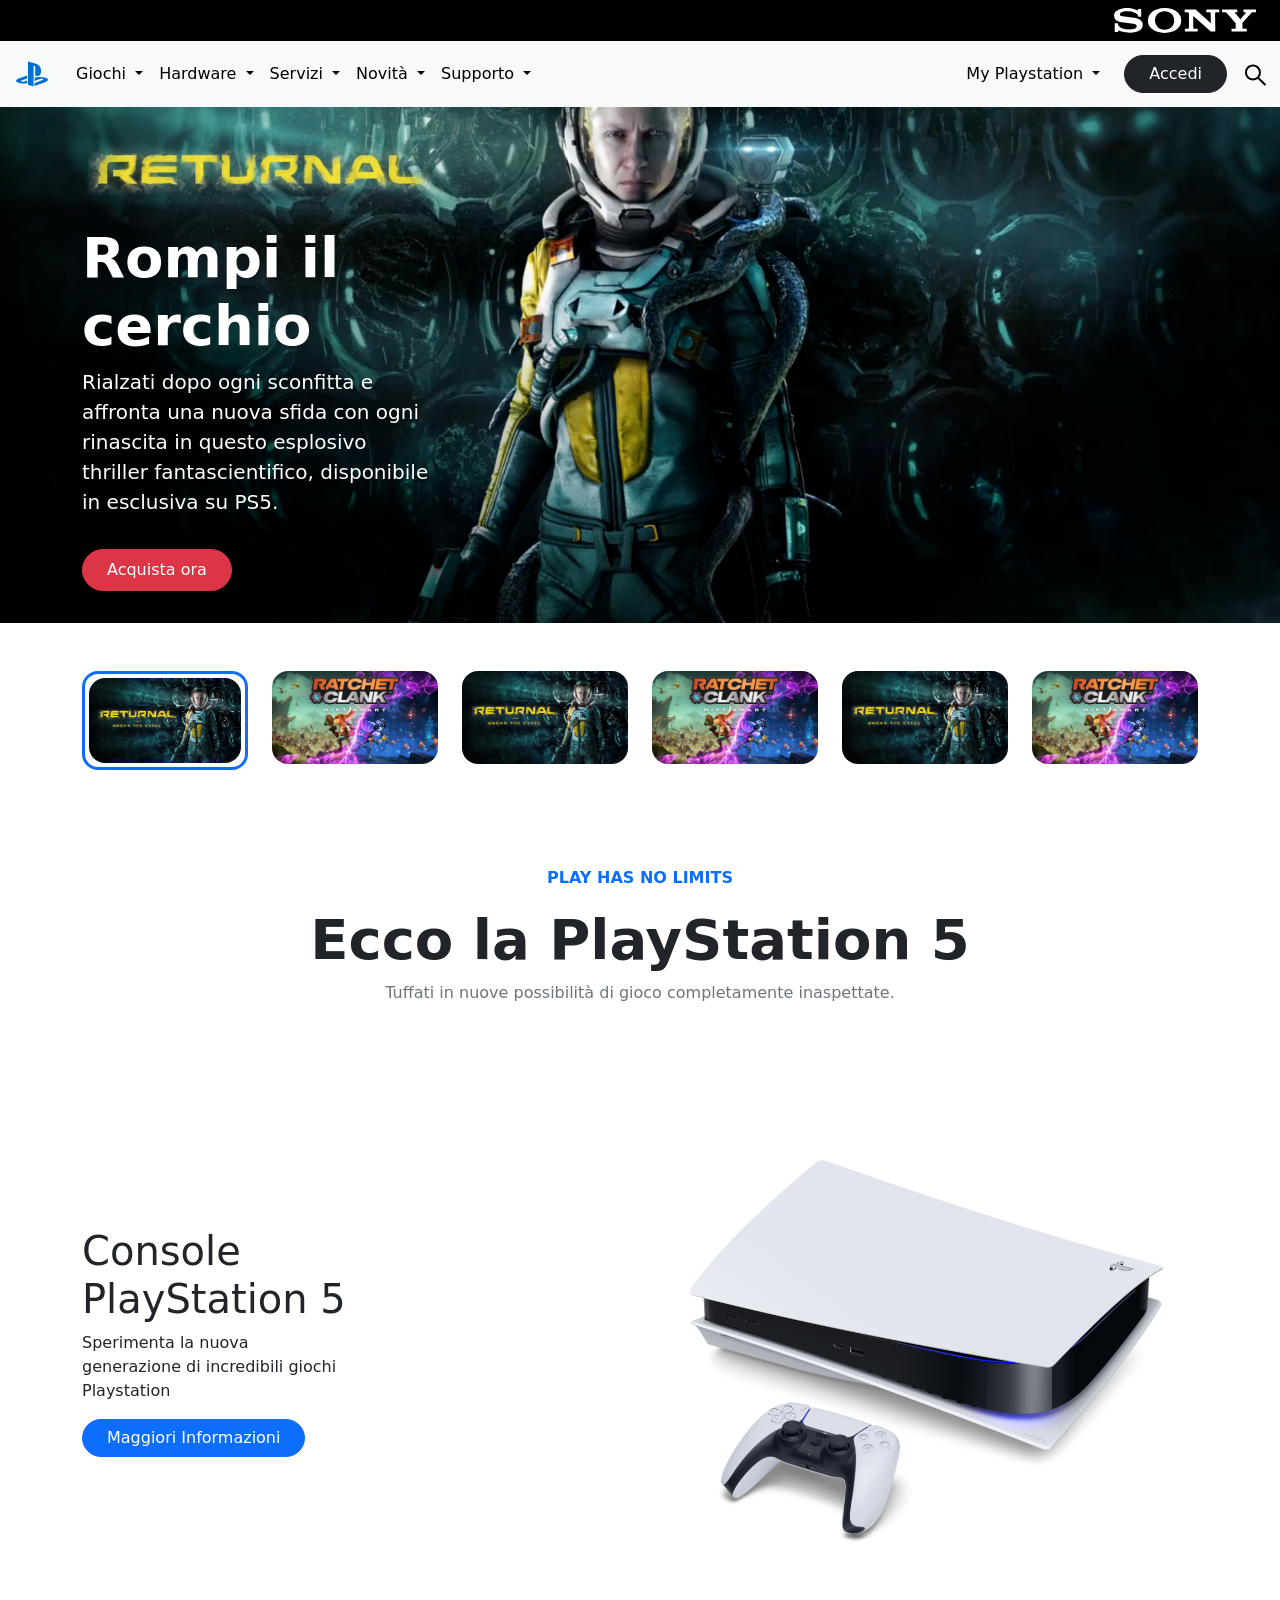
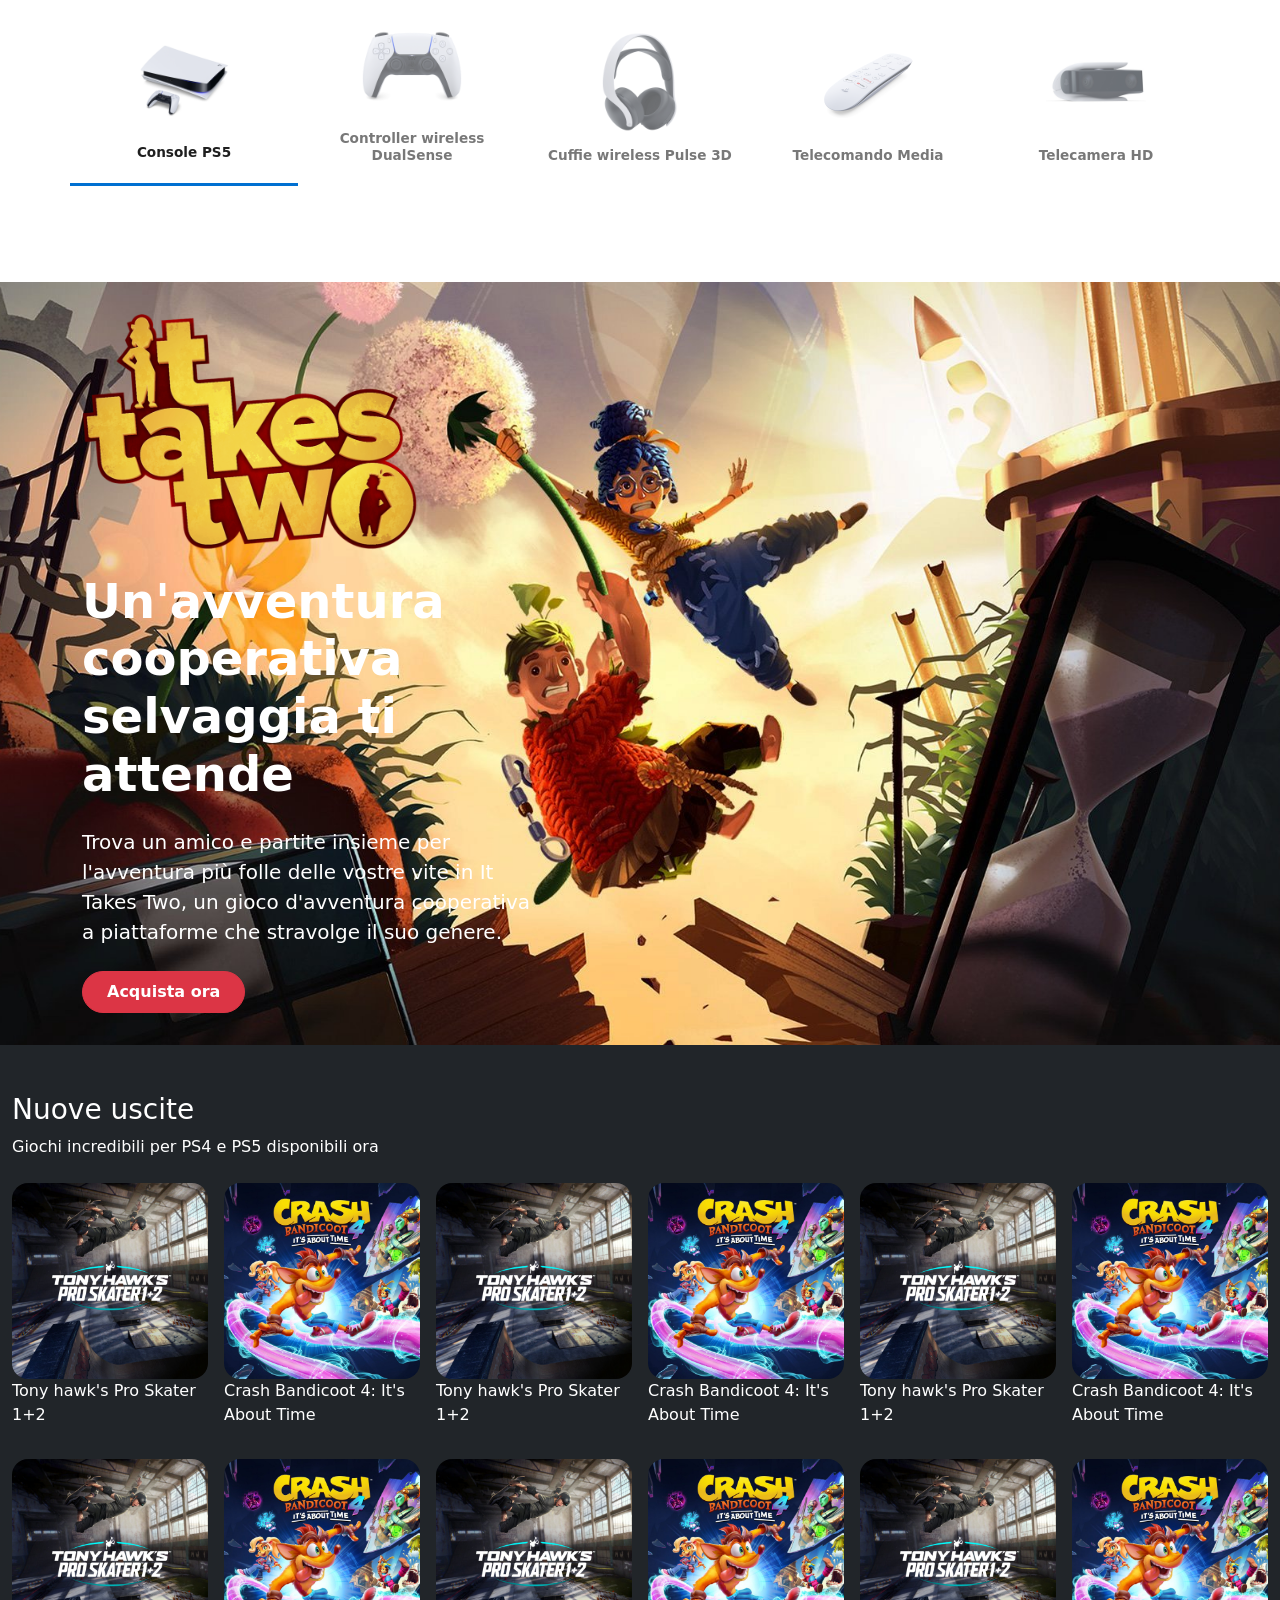
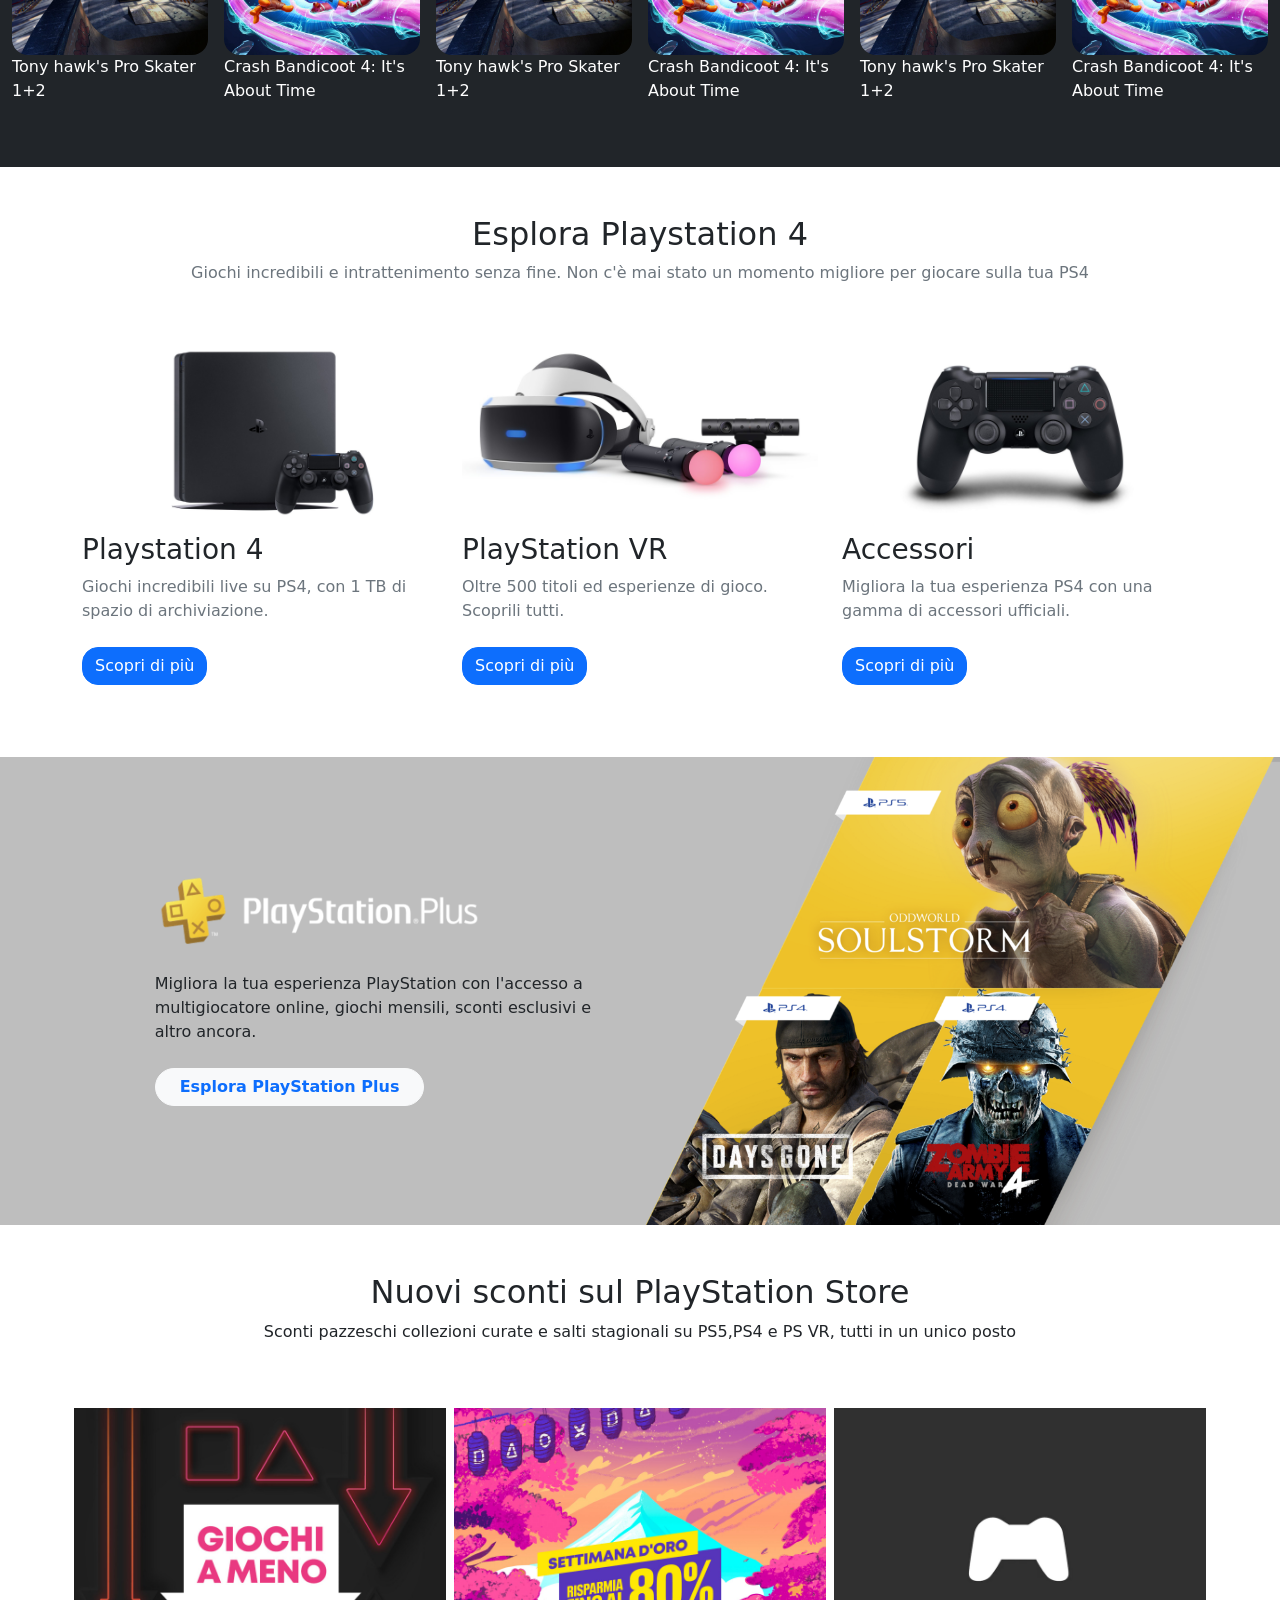
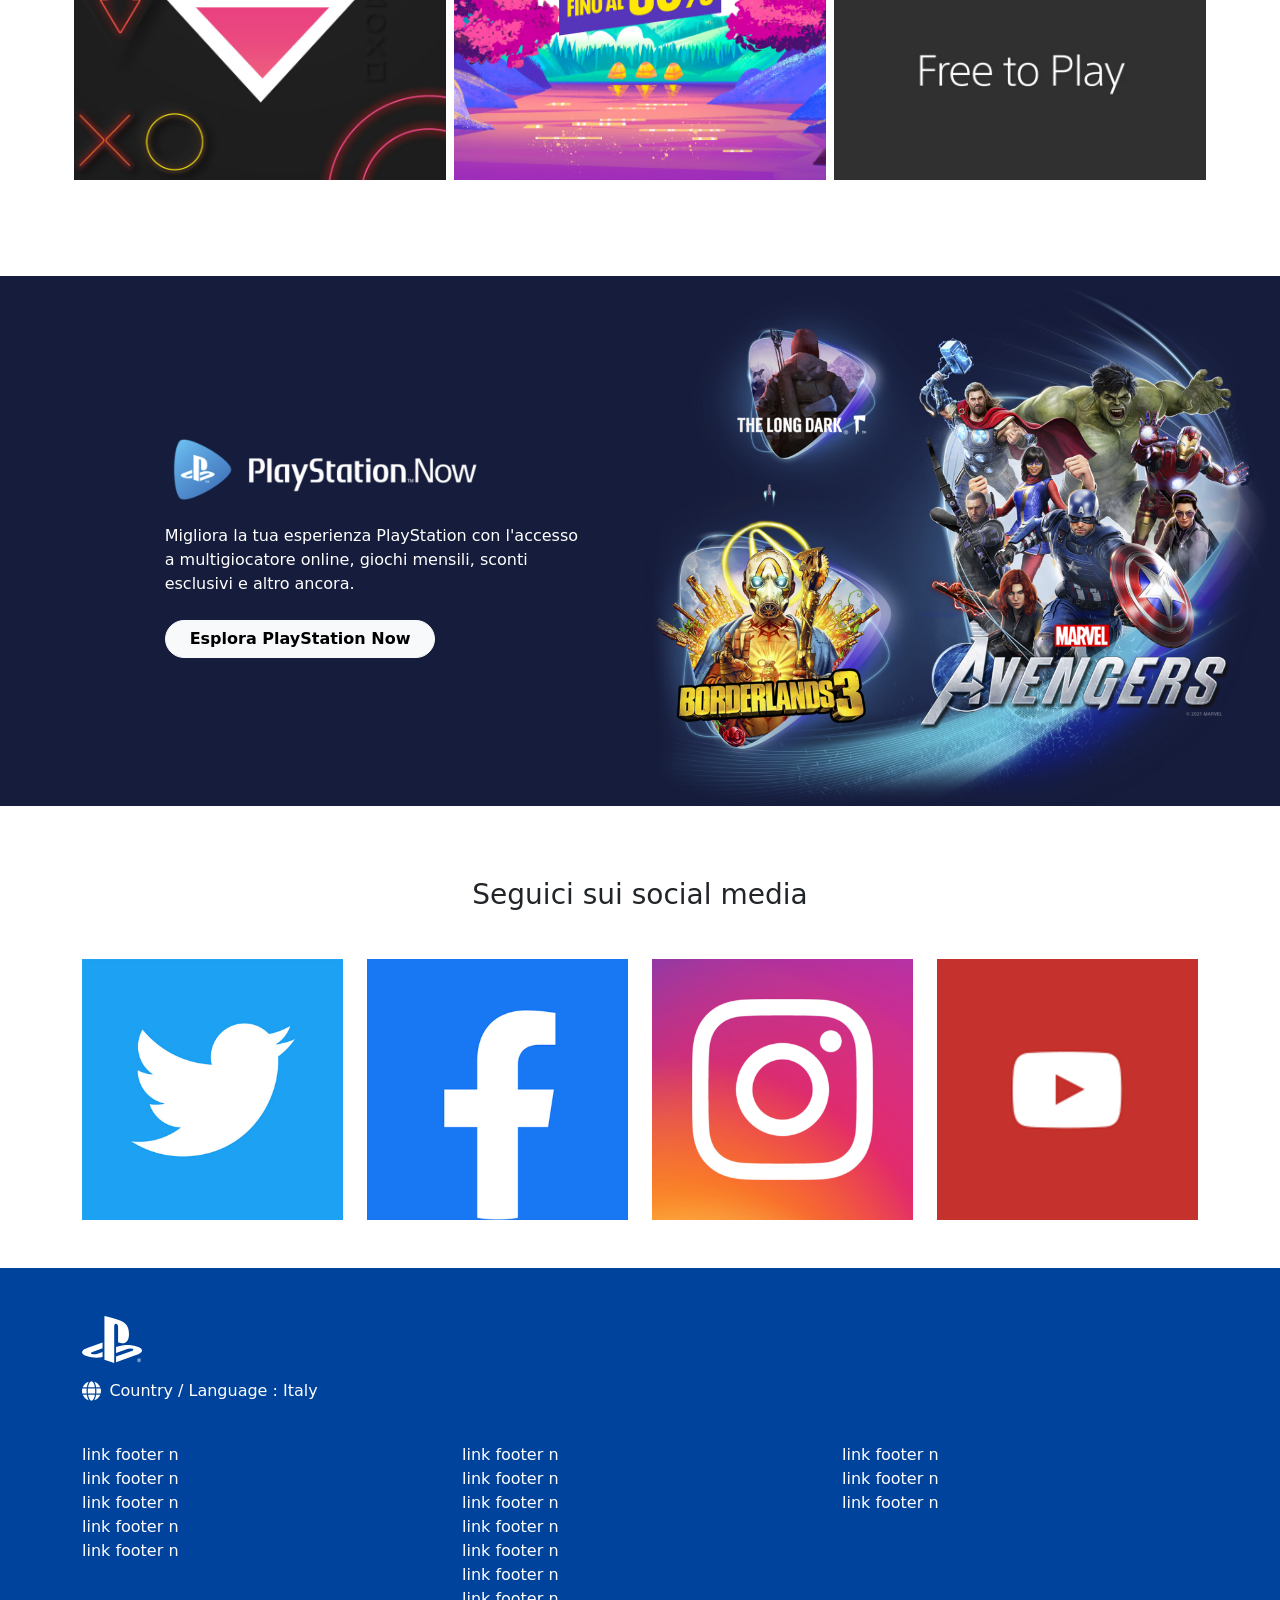
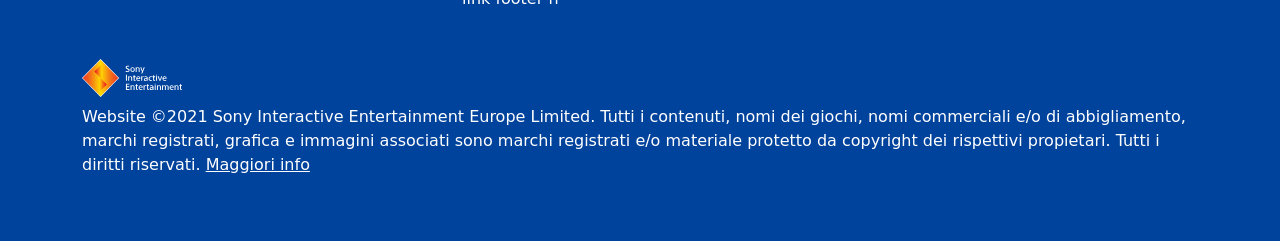
<file: index.html>
<!DOCTYPE html>
<html lang="en">

<head>
    <meta charset="UTF-8">
    <meta name="viewport" content="width=device-width, initial-scale=1.0">
    <title>Playstation</title>

    <link href="https://cdn.jsdelivr.net/npm/bootstrap@5.3.8/dist/css/bootstrap.min.css" rel="stylesheet"
        integrity="sha384-sRIl4kxILFvY47J16cr9ZwB07vP4J8+LH7qKQnuqkuIAvNWLzeN8tE5YBujZqJLB" crossorigin="anonymous">
    <link rel="stylesheet" href="https://cdn.jsdelivr.net/npm/bootstrap-icons@1.13.1/font/bootstrap-icons.min.css">
    <link rel="stylesheet" href="./style.css">
</head>


<header>

    <!--Sony black logo bar -->
    <div class="bg-black d-flex justify-content-end py-2 px-4 ">
        <img src="./img/sony_logo.svg" class="img-fluid" style="height:25px" alt="Sony logo">
    </div>
</header>

    <!-- NavBar  -->
    <nav class="navbar navbar-expand-lg bg-body-tertiary sticky-top">
        <div class="container-fluid">
            <a class="navbar-brand" href="./index.html">
                <img src="./img/play_logo.svg" class="img-fluid" alt="Play logo" style="height: 40px;" />
            </a>

            <button class="navbar-toggler" type="button" data-bs-toggle="collapse" data-bs-target="#navbarScroll"
                aria-controls="navbarScroll" aria-expanded="false" aria-label="Toggle navigation">
                <span class="navbar-toggler-icon"></span>
            </button>

            <div class="collapse navbar-collapse" id="navbarScroll">
                <ul class="navbar-nav me-auto my-2 my-lg-0 navbar-nav-scroll" style="--bs-scroll-height: 100%;">

                    <li class="nav-item dropdown">
                        <a class="nav-link dropdown-toggle text-black" href="#" role="button" data-bs-toggle="dropdown">
                            Giochi
                        </a>
                        <ul class="dropdown-menu">
                            <li><a class="dropdown-item" href="#">Action</a></li>
                            <li><a class="dropdown-item" href="#">Adventure</a></li>
                            <li>
                                <hr class="dropdown-divider">
                            </li>
                            <li><a class="dropdown-item" href="#">Vedi tutti</a></li>
                        </ul>
                    </li>

                    <li class="nav-item dropdown">
                        <a class="nav-link dropdown-toggle text-black" href="#" role="button" data-bs-toggle="dropdown">
                            Hardware
                        </a>
                        <ul class="dropdown-menu">
                            <li><a class="dropdown-item" href="#">Console</a></li>
                            <li><a class="dropdown-item" href="#">Controller</a></li>
                        </ul>
                    </li>

                    <li class="nav-item dropdown">
                        <a class="nav-link dropdown-toggle text-black" href="#" role="button" data-bs-toggle="dropdown">
                            Servizi
                        </a>
                        <ul class="dropdown-menu">
                            <li><a class="dropdown-item" href="#">PS Plus</a></li>
                        </ul>
                    </li>

                    <li class="nav-item dropdown">
                        <a class="nav-link dropdown-toggle text-black" href="#" role="button" data-bs-toggle="dropdown">
                            Novità
                        </a>
                        <ul class="dropdown-menu">
                            <li><a class="dropdown-item" href="#">Ultimi annunci</a></li>
                        </ul>
                    </li>

                    <li class="nav-item dropdown">
                        <a class="nav-link dropdown-toggle text-black" href="#" role="button" data-bs-toggle="dropdown">
                            Supporto
                        </a>
                        <ul class="dropdown-menu">
                            <li><a class="dropdown-item" href="#">Assistenza</a></li>
                        </ul>
                    </li>
                </ul>

                <div class="d-flex align-items-center">
                    <div class="nav-item dropdown d-none d-lg-block me-3">
                        <a class="nav-link dropdown-toggle text-black" href="#" role="button" data-bs-toggle="dropdown">
                            My Playstation
                        </a>
                        <ul class="dropdown-menu">
                            <li><a class="dropdown-item" href="#">Profilo</a></li>
                            <li><a class="dropdown-item" href="#">Trofei</a></li>
                        </ul>
                    </div>

                    <a href="./login.html" class="btn btn-dark mx-2 rounded-pill px-4" type="button">Accedi</a>
                    <img src="./img/lens.svg" alt="Cerca" style="height: 25px; cursor: pointer;" class="ms-2">
                </div>
            </div>
        </div>
    </nav>
    <!-- NavEnd -->

<!-- first jumbo -->
<main>
    <section class="returnal-container d-flex align-items-center">
        <div class="container">
            <div class="row">
                <div class="col-12 col-md-6 col-lg-4 hero-content text-white">
                    <img src="./img/returnal-hero-banner-logo.png" class="img-fluid mb-4" alt="returnal logo">
                    <h1 class="display-4 fw-bold">Rompi il cerchio</h1>
                    <p class="lead">
                        Rialzati dopo ogni sconfitta e affronta una nuova sfida con ogni rinascita
                        in questo esplosivo thriller fantascientifico, disponibile in esclusiva su PS5.
                    </p>
                    <button type="button" class="btn btn-danger rounded-pill px-4 py-2 mt-3">Acquista ora</button>
                </div>
            </div>
        </div>
    </section>


<!-- first jumbo end -->

<!-- first grid -->

<div class="container my-5">
    <div class="row g-4 first-grid">

        <div class="col-6 col-sm-4 col-lg-2 ">
            <div class="card h-100 border-3 rounded-4 p-1 border-primary">
                <img src="./img/returnal-listing-thumb-01-ps5.jpg" class="card-img-top rounded-4" alt="game">
            </div>
        </div>

        <div class="col-6 col-sm-4 col-lg-2">
            <div class="card h-100 border-0">
                <img src="./img/ratchet-and-clank-rift-apart-keyart.jpg" class="card-img-top rounded-4" alt="game">
            </div>
        </div>

        <div class="col-6 col-sm-4 col-lg-2">
            <div class="card h-100 border-0">
                <img src="./img/returnal-listing-thumb-01-ps5.jpg" class="card-img-top rounded-4" alt="game">
            </div>
        </div>

        <div class="col-6 col-sm-4 col-lg-2">
            <div class="card h-100 border-0">
                <img src="./img/ratchet-and-clank-rift-apart-keyart.jpg" class="card-img-top rounded-4" alt="game">
            </div>
        </div>

        <div class="col-6 col-sm-4 col-lg-2">
            <div class="card h-100 border-0">
                <img src="./img/returnal-listing-thumb-01-ps5.jpg" class="card-img-top rounded-4" alt="game">
            </div>
        </div>

        <div class="col-6 col-sm-4 col-lg-2">
            <div class="card h-100 border-0">
                <img src="./img/ratchet-and-clank-rift-apart-keyart.jpg" class="card-img-top rounded-4" alt="game">
            </div>
        </div>

    </div>
</div>
<!-- first grid end -->


<!-- Playstation description section start -->

<section class="py-5">
    <div class="container d-flex flex-column align-items-center text-center">

        <span class="playstation-text text-primary fw-bold">
            PLAY HAS NO LIMITS
        </span>

        <h1 class="display-4 fw-bold mt-3">
            Ecco la PlayStation 5
        </h1>

        <p class="text-secondary">
            Tuffati in nuove possibilità di gioco completamente inaspettate.
        </p>

    </div>



    <div class="container my-5">
        <div class="row align-items-center">

            <div class="col-12 col-lg-6">
                <h1>Console <br class="d-none d-lg-block"> PlayStation 5</h1>

                <p class="mb-3">Sperimenta la nuova <br class="d-none d-lg-block"> generazione di incredibili giochi <br
                        class="d-none d-lg-block"> Playstation</p>

                <a class="btn btn-primary rounded-pill px-4" href="#" role="button">
                    Maggiori Informazioni
                </a>
            </div>

            <div class="col-12 col-lg-6 ">
                <img src="./img/playstation-5-thumb.png" class="img-fluid" alt="PS5 Console">
            </div>
        </div>

            <div class="row row-cols-lg-5 align-items-end g-4">

                <div class="playstation-product col-4 col-md col-lg active h-100">
                    <img src="./img/playstation-5-thumb.png"class="img-fluid"  alt="PS5">
                    <div class="card-body">
                        <h5>Console PS5</h5>
                    </div>
                </div>

                <div class="playstation-product col-4 col-md  col-lg h-100">
                    <img src="./img/joypad-thumb.png" class="img-fluid" alt="DualSense">
                    <div class="card-body">
                        <h5>Controller wireless DualSense</h5>
                    </div>
                </div>

                <div class="playstation-product col-4 col-md  col-lg h-100">
                    <img src="./img/headset-thumb.png" class="img-fluid" alt="Pulse 3D">
                    <div class="card-body">
                        <h5>Cuffie wireless Pulse 3D</h5>
                    </div>
                </div>

                <div class="playstation-product col-4 col-md col-lg h-100">
                    <img src="./img/remote-thumb.png" class="img-fluid" alt="Media Remote">
                    <div class="card-body">
                        <h5>Telecomando Media</h5>
                    </div>
                </div>

                <div class="playstation-product col-4 col-md col-lg h-100">
                    <img src="./img/camera-thumb.jpg" class="img-fluid" alt="HD Camera">
                    <div class="card-body">
                        <h5>Telecamera HD</h5>
                    </div>
                </div>

            </div>

    </div>
</section>

<!-- playstation description end -->

<!-- second jumbo -->

<section class="container-takes-two d-flex align-items-center">
    <div class="container">
        <div class="row">
            <div class="col-12 col-md-6 col-lg-5 text-white">
                <img src="./img/it-takes-two-logo.png" class="img-fluid mb-4 w-75" alt="It Takes Two Logo">

                <h1 class="display-5 fw-bold">Un'avventura cooperativa selvaggia ti attende</h1>

                <p class="lead my-4">
                    Trova un amico e partite insieme per l'avventura più folle delle vostre vite in
                    <strong>It Takes Two</strong>, un gioco d'avventura cooperativa a piattaforme
                    che stravolge il suo genere.
                </p>

                <button type="button" class="btn btn-danger rounded-pill px-4 py-2 fw-bold">
                    Acquista ora
                </button>
            </div>
        </div>
    </div>
</section>


<!-- new release -->
<div class="container-fluid bg-dark text-white py-5">
        <div class="new-releases mb-4">
            <h3>Nuove uscite</h3>
            <p>Giochi incredibili per PS4 e PS5 disponibili ora</p>
        </div>

        <div class="row g-3">

            <div class="col-4 col-lg-2">
                <div class="card bg-transparent border-0 h-100 new-release">
                    <img src="./img/tony-hawks-pro-skater-1-2-store-art.jpg" class="card-img-top rounded-4" alt="game">
                    <p class="new-release-text text-white">Tony hawk's Pro Skater 1+2</p>
                </div>
            </div>

            <div class="col-4 col-lg-2">
                <div class="card bg-transparent border-0 h-100 new-release">
                    <img src="./img/crash-bandicoot-4-its-about-time-store-art.jpg" class="card-img-top rounded-4"
                        alt="game">
                    <p class="new-release-text text-white">Crash Bandicoot 4: It's About Time</p>
                </div>
            </div>

            <div class="col-4 col-lg-2">
                <div class="card bg-transparent border-0 h-100 new-release ">
                    <img src="./img/tony-hawks-pro-skater-1-2-store-art.jpg" class="card-img-top rounded-4" alt="game">
                    <p class="new-release-text text-white">Tony hawk's Pro Skater 1+2</p>
                </div>
            </div>


            <div class="col-4 col-lg-2">
                <div class="card bg-transparent border-0 h-100 new-release">
                    <img src="./img/crash-bandicoot-4-its-about-time-store-art.jpg" class="card-img-top rounded-4"
                        alt="game">
                    <p class="new-release-text text-white">Crash Bandicoot 4: It's About Time</p>
                </div>
            </div>


            <div class="col-4 col-lg-2">
                <div class="card bg-transparent border-0 h-100 new-release">
                    <img src="./img/tony-hawks-pro-skater-1-2-store-art.jpg" class="card-img-top rounded-4" alt="game">
                    <p class="new-release-text text-white">Tony hawk's Pro Skater 1+2</p>
                </div>
            </div>


            <div class="col-4 col-lg-2">
                <div class="card bg-transparent border-0 h-100 new-release">
                    <img src="./img/crash-bandicoot-4-its-about-time-store-art.jpg" class="card-img-top rounded-4"
                        alt="game">
                    <p class="new-release-text text-white">Crash Bandicoot 4: It's About Time</p>
                </div>
            </div>

            <div class="col-4 col-lg-2">
                <div class="card bg-transparent border-0 h-100 new-release">
                    <img src="./img/tony-hawks-pro-skater-1-2-store-art.jpg" class="card-img-top rounded-4" alt="game">
                    <p class="new-release-text text-white">Tony hawk's Pro Skater 1+2</p>
                </div>
            </div>


            <div class="col-4 col-lg-2">
                <div class="card bg-transparent border-0 h-100 new-release">
                    <img src="./img/crash-bandicoot-4-its-about-time-store-art.jpg" class="card-img-top rounded-4"
                        alt="game">
                    <p class="new-release-text text-white">Crash Bandicoot 4: It's About Time</p>
                </div>
            </div>

            <div class="col-4 col-lg-2">
                <div class="card bg-transparent border-0 h-100 new-release">
                    <img src="./img/tony-hawks-pro-skater-1-2-store-art.jpg" class="card-img-top rounded-4" alt="game">
                    <p class="new-release-text text-white">Tony hawk's Pro Skater 1+2</p>
                </div>
            </div>

            <div class="col-4 col-lg-2">
                <div class="card bg-transparent border-0 h-100 new-release">
                    <img src="./img/crash-bandicoot-4-its-about-time-store-art.jpg" class="card-img-top rounded-4"
                        alt="game">
                    <p class="new-release-text text-white">Crash Bandicoot 4: It's About Time</p>
                </div>
            </div>

            <div class="col-4 col-lg-2">
                <div class="card bg-transparent border-0 h-100 new-release">
                    <img src="./img/tony-hawks-pro-skater-1-2-store-art.jpg" class="card-img-top rounded-4" alt="game">
                    <p class="new-release-text text-white">Tony hawk's Pro Skater 1+2</p>
                </div>
            </div>

            <div class="col-4 col-lg-2">
                <div class="card bg-transparent border-0 h-100 new-release">
                    <img src="./img/crash-bandicoot-4-its-about-time-store-art.jpg" class="card-img-top rounded-4"
                        alt="game">
                    <p class="new-release-text text-white">Crash Bandicoot 4: It's About Time</p>
                </div>
            </div>

        </div>
    </div>
</div>
<!-- new release end -->


<!-- explore playstation section start -->
<section>

    <div class="container text-center my-5">

        <div class="explore-playstation mb-3">

            <h2>Esplora Playstation 4</h2>

            <p class="text-secondary mx-auto mb-5" ;>Giochi incredibili e intrattenimento senza fine.
                Non c'è mai stato un momento migliore per giocare sulla tua PS4
            </p>

            <div class="row justify-content-center">
                <div class="col-12 col-md-4 col-lg-4">

                    <img src="./img/ps4-slim-homepage-image-block.jpg" class="img-fluid" alt="ps4">

                    <div class="text-title text-start">
                        <h3>Playstation 4</h3>
                        <div p class=" text-secondary">

                            Giochi incredibili live su PS4, con 1 TB di spazio di archiviazione.
                            <button type="button" class="btn btn-primary rounded-4 my-4 d-block">
                                Scopri di più
                            </button>
                        </div>
                    </div>
                </div>


                <div class="col-12 col-md-4 col-lg-4">

                    <img src="./img/double11-202010-tw-psvr.jpg" alt="ps4">

                    <div class="text-title text-start">

                        <h3>PlayStation VR</h3>

                        <div p class=" text-secondary">

                            Oltre 500 titoli ed esperienze di gioco. <br> Scoprili tutti.
                            <button type="button" class="btn btn-primary rounded-4 my-4 d-block">
                                Scopri di più
                            </button>
                        </div>
                    </div>
                </div>

                <div class="col-12 col-md-4 col-lg-4">

                    <img src="./img/dualshock-4-listing-thumb.jpg" alt="ps4">

                    <div class="text-title text-start ">
                        <h3>Accessori</h3>
                        <div p class=" text-secondary">

                            Migliora la tua esperienza PS4 con una gamma di accessori ufficiali.
                            <button type="button" class="btn btn-primary rounded-4 my-4 d-block">
                                Scopri di più
                            </button>
                        </div>
                    </div>
                </div>
            </div>
        </div>
    </div>

</section>
<!-- explore playstation section end -->


<!-- playstation plus section -->
<section>
    <div class="container-fluid ps-plus-banner g-0">
        <div class="row align-items-center g-0">

            <div class="col-12 col-md-4 col-lg-5 offset-lg-1 p-5">
                <img src="./img/ps-plus-logo.png" alt="PS Plus" class="mb-4 w-75">
                <p class="mb-4">Migliora la tua esperienza PlayStation con l'accesso a multigiocatore online, giochi
                    mensili, sconti esclusivi e altro ancora.</p>
                <a href="#" class="btn btn-light rounded-pill px-4 text-primary fw-bold">Esplora PlayStation
                    Plus</a>
            </div>

            <div class="col-md col-lg-6 d-none d-md-block d-lg-block text-end">
                <img src="./img/ps-plus-april-monthly-games-featured-image-block.png" alt="Games Collage"
                    class="img-ps-plus">
            </div>

        </div>
    </div>
</section>
<!-- playstation plus section end -->


<!-- discount and playstation now section -->

<div class="container playstation-store my-5">
    <div class="row align-items-center text-center">
        <h2>Nuovi sconti sul PlayStation Store</h2>
        <p class=" ">Sconti pazzeschi collezioni curate e salti stagionali su PS5,PS4 e PS VR, tutti in un unico
            posto</p>

        <div class="col-12 col-md-4 col-lg-4 g-2 my-5">
            <img src="./img/playstation-store-games-under-20-spotlight.jpg" alt="">
        </div>
        <div class="col-12 col-md-4 col-lg-4 g-2 my-5">
            <img src="./img/playstation-store-golden-week-sale-spotlight.jpg" alt="">
        </div>
        <div class="col-12 col-md-4 col-lg-4 g-2 my-5">
            <img src="./img/playstation-store-free-to-play-spotlight.png" alt="">
        </div>
    </div>
</div>

<div class="container-fluid play-now">
    <section>
            <div class="row align-items-center g-0">

                <div class="col-12  col-md-4 col-lg-5 offset-lg-1 p-5 text-white">
                    <img src="./img/ps-now-logo-two-column.png" alt="PS Plus" class="mb-4 w-75">
                    <p class="mb-4">Migliora la tua esperienza PlayStation con l'accesso a multigiocatore online,
                        giochi mensili, sconti esclusivi e altro ancora.</p>
                    <a href="#" class="btn btn-light rounded-pill px-4 text-primary fw-bold text-black">Esplora
                        PlayStation Now</a>
                </div>

                <div class=" col-md col-lg-6 d-none d-md-block d-lg-block text-end">
                    <img src="./img/ps-now-april-featured-image-block.png" alt="Games Collage" class="img-ps-plus">
                </div>

            </div>
        </div>
    </section>
</div>
<!-- discount and playstation now section end -->


<!-- social contacts -->


<div class="container contacts">
    <section>
        <div class="row align-items-center text-center my-5 g-4">
            <h3 class="mb-4">Seguici sui social media</h3>

            <div class="col-3 social-icon">
                <a href="https://twitter.com/playstation" target="_blank" class="social-btn">
                    <img src="./img/twitter.jpg" alt="Twitter" class="img-fluid">
                </a>
            </div>

            <div class="col-3 social-icon">
                <a href="https://facebook.com/playstation" target="_blank" class="social-btn">
                    <img src="./img/facebook.jpg" alt="Facebook" class="img-fluid">
                </a>
            </div>

            <div class="col-3 social-icon">
                <a href="https://instagram.com/playstation" target="_blank" class="social-btn">
                    <img src="./img/instagram.jpg" alt="Instagram" class="img-fluid">
                </a>
            </div>

            <div class="col-3 social-icon ">
                <a href="https://youtube.com/playstation" target="_blank" class="social-btn">
                    <img src="./img/youtube.png" alt="Youtube" class="img-fluid">
                </a>
            </div>
        </div>
    </section>
</div>
<!-- social contacts end -->
</main>


<!-- footer start -->
<footer class="footer py-5">

    <div class="container">

        <img class="footer-logo" src="./img/ps-footer.svg" alt="logo">

        <div class="d-flex align-items-center mt-3">
            <img src="./img/language-globe.svg" class="global-language" alt="" style="height: 20px;">
            <span class="language ms-2 text-white">Country / Language : Italy</span>
        </div>

            <div class="row mt-4">
                <div class="col-12 col-md-4 text-white footer-link mt-3">

                    <a href="http://" target="_blank" rel="noopener noreferrer" class="d-block">link footer n</a>
                    <a href="http://" target="_blank" rel="noopener noreferrer" class="d-block">link footer n</a>
                    <a href="http://" target="_blank" rel="noopener noreferrer" class="d-block">link footer n</a>
                    <a href="http://" target="_blank" rel="noopener noreferrer" class="d-block">link footer n</a>
                    <a href="http://" target="_blank" rel="noopener noreferrer" class="d-block">link footer n</a>
                </div>
                <div class="col-12 col-md-4 text-white footer-link mt-3">

                    <a href="http://" target="_blank" rel="noopener noreferrer" class="d-block">link footer n</a>
                    <a href="http://" target="_blank" rel="noopener noreferrer" class="d-block">link footer n</a>
                    <a href="http://" target="_blank" rel="noopener noreferrer" class="d-block">link footer n</a>
                    <a href="http://" target="_blank" rel="noopener noreferrer" class="d-block">link footer n</a>
                    <a href="http://" target="_blank" rel="noopener noreferrer" class="d-block">link footer n</a>
                    <a href="http://" target="_blank" rel="noopener noreferrer" class="d-block">link footer n</a>
                    <a href="http://" target="_blank" rel="noopener noreferrer" class="d-block">link footer n</a>



                </div>
                <div class="col-12 col-md-4 text-white footer-link mt-3">

                    <a href="http://" target="_blank" rel="noopener noreferrer" class="d-block">link footer n</a>
                    <a href="http://" target="_blank" rel="noopener noreferrer" class="d-block">link footer n</a>
                    <a href="http://" target="_blank" rel="noopener noreferrer" class="d-block">link footer n</a>

                </div>
            </div>
       
        <img src="./img/sie-logo.svg" alt="Sony Logo" class="sony-logo  mt-5">
        <p class="legal-info text-white mt-2 ">Website &copy;2021 Sony Interactive Entertainment Europe Limited. Tutti i
            contenuti, nomi dei giochi, nomi commerciali e/o di abbigliamento, marchi registrati, grafica e immagini
                associati sono marchi registrati e/o materiale protetto da copyright dei rispettivi propietari. Tutti i
                diritti riservati. <a href="http://" target="_blank" rel="noopener noreferrer" class="text-white">
                Maggiori info</a></p>
    </div>

    </main>

</footer>
<!-- footer end -->

<script src="https://cdn.jsdelivr.net/npm/bootstrap@5.3.8/dist/js/bootstrap.bundle.min.js"
    integrity="sha384-FKyoEForCGlyvwx9Hj09JcYn3nv7wiPVlz7YYwJrWVcXK/BmnVDxM+D2scQbITxI"
    crossorigin="anonymous"></script>
</body>

</html>
</file>
<file: style.css>
* {
  margin: 0;
  padding: 0;
  box-sizing: border-box;
}

img {
  display: block;
  max-width: 100%;
  height: auto;
}


.playstation-product {
  text-align: center;
  padding-bottom: 15px;
  opacity: 0.6;

}

.playstation-product img {
  max-width: 100px;
  height: auto;
  margin: 0 auto 15px auto;
}


.playstation-product h5 {
  font-size: 0.85rem;
  color: #1f1f1f;
  font-weight: 600;
}

.playstation-product.active {
  border-bottom: 3px solid #0070d1;
  opacity: 1;
}



.ps-plus-banner {
    background-color: #bebebe;
    display:block; 
}


.play-now {
  background-color: rgb(22, 28, 59);
}

.footer {

  background-color: rgb(0, 67, 156);
}



.footer-link {

  a {
    text-decoration: none !important;
    color: inherit  !important;     
}

}


.sony-logo {

  max-width: 100px;
}

.returnal-container {

    min-height: 50vh; 
    background-image: url('./img/jumbo-bg.png');
    background-size: cover;
    background-position: center top;
    background-repeat: no-repeat;
    padding: 2rem 0;
}


.container-takes-two {
    min-height: 50vh;
    background-image: url('./img/it-takes-two-hero-banner-desktop.jpg');
    background-size: cover;
    background-position: center;
    background-repeat: no-repeat;
    padding: 2rem 0;
}

/* hover effects */


.first-grid .card {
    transition: transform 0.3s ease, box-shadow 0.3s ease, border-color 0.3s ease;
    cursor: pointer;
 
}

.first-grid .card:hover {
    transform: translateY(-10px);
    
}


.playstation-product{

   transition: transform 0.3s ease, box-shadow 0.3s ease, border-color 0.3s ease;

}

.playstation-product:hover {

    transform: translateY(-10px);
    
}


.new-release {

  transition: transform 0.3s ease, box-shadow 0.3s ease, border-color 0.3s ease;
}

.new-release:hover {

  transform: translateY(-10px);

}


.social-icon {

  transition: transform 0.3s ease, box-shadow 0.3s ease, border-color 0.3s ease;
}

.social-icon:hover {

  transform: translateY(-10px);

}

/* login page try */

.bg-dark-login {
    background-color: #1a1e20;
    max-width: 900px;
}

.login-screen {
    min-height: 100vh;
    background: radial-gradient(circle, #3f72a6 0%, #000000 100%);
}


.form-control-custom {
    background: transparent;
    border: none;
    border-bottom: 2px solid rgba(71, 5, 5, 0);
    border-radius: 0;
    color: rgb(255, 255, 255);
    width: 100%;
    padding: 10px 0;
    transition: border-color 0.3s;
}

.form-control-custom:focus {
    outline: none;
    border-bottom-color: rgb(74, 138, 201);
}

.qrcode-number{
    letter-spacing: 1rem;
}


h1, h2, p {
    overflow-wrap: break-word;
}
</file>
